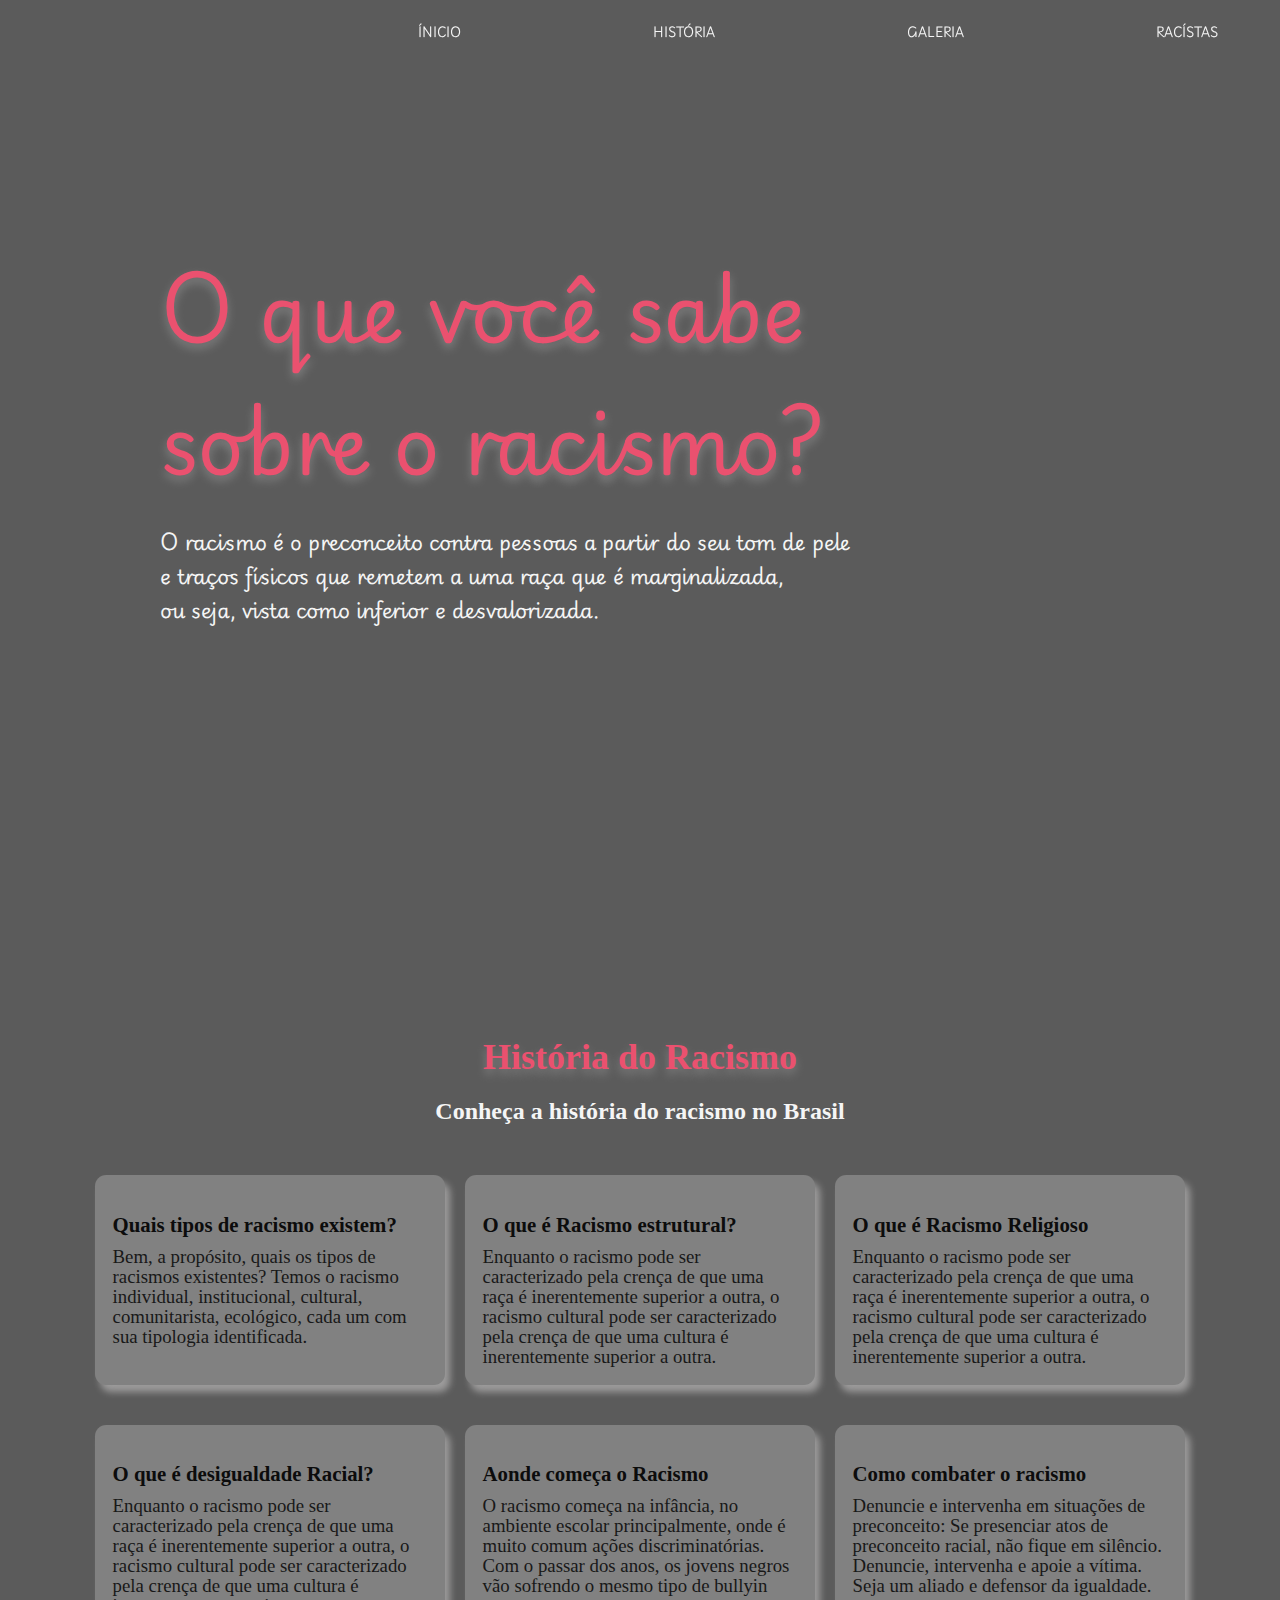
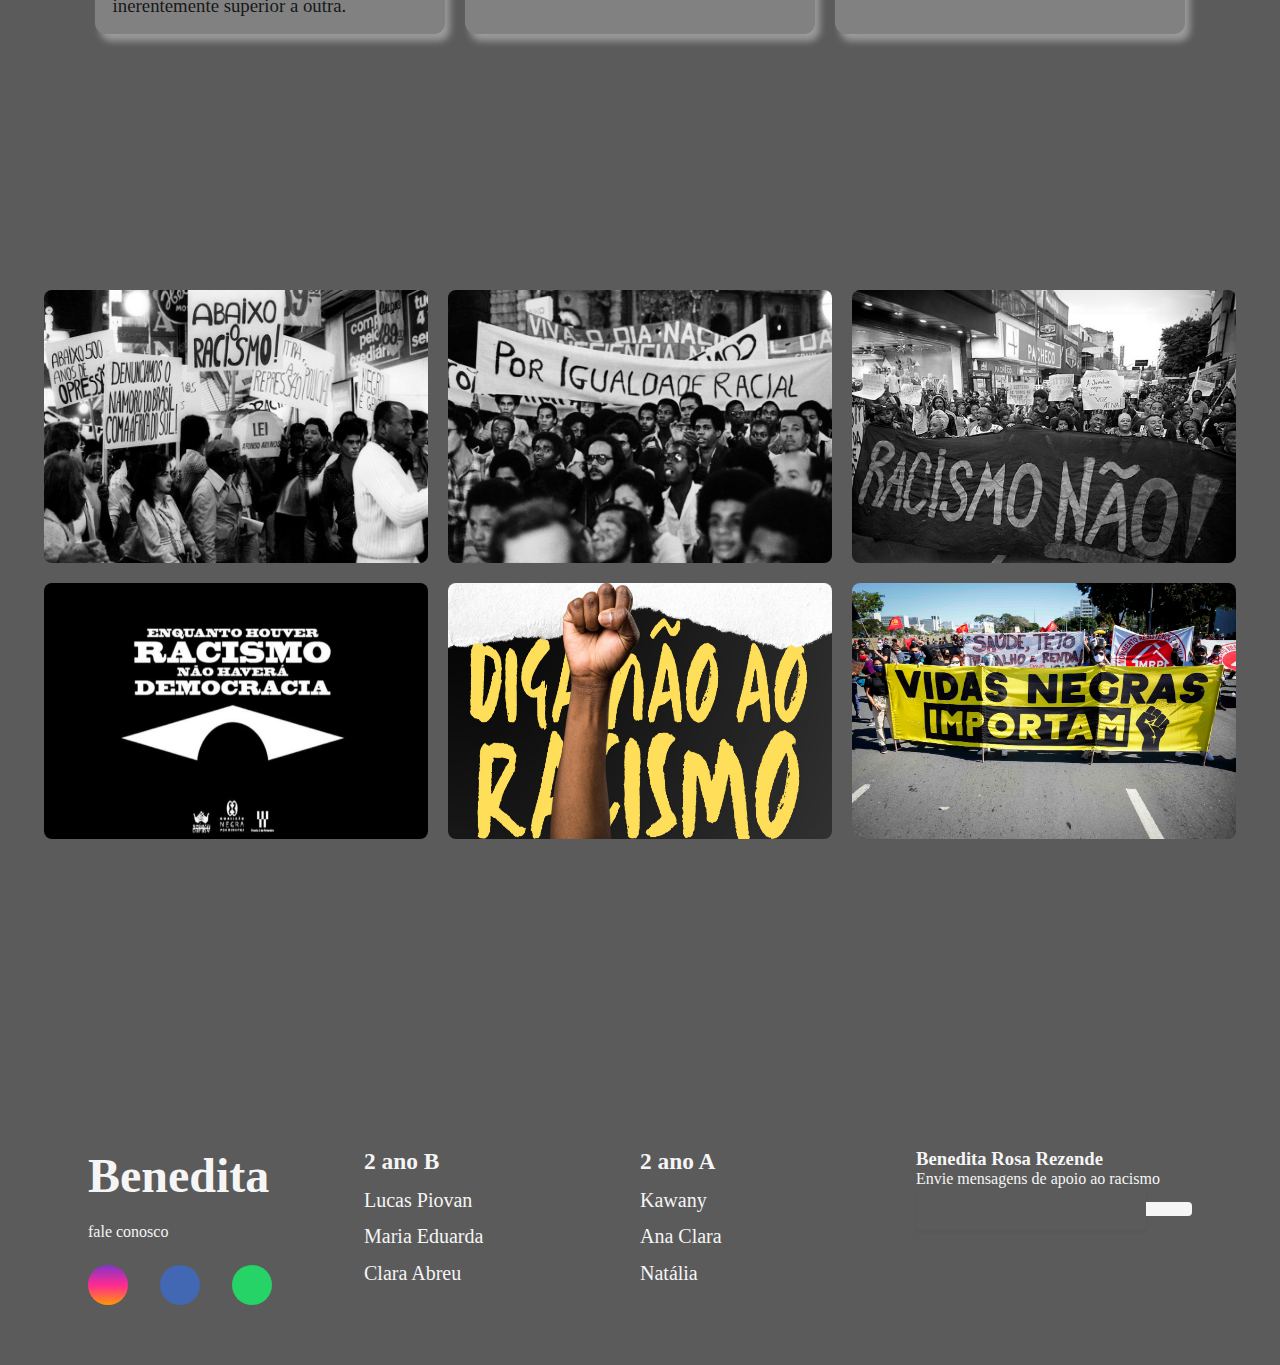
<file: index.html>
<!DOCTYPE html>
<html lang="pt-br">
<head>
    <meta charset="UTF-8">
    <meta name="viewport" content="width=device-width, initial-scale=1.0">
    <title>Cursos Online</title>
    <link rel="stylesheet" href="styles.css">
    <link rel="stylesheet" href="https://cdnjs.cloudflare.com/ajax/libs/font-awesome/6.6.0/css/all.min.css" integrity="sha512-Kc323vGBEqzTmouAECnVceyQqyqdsSiqLQISBL29aUW4U/M7pSPA/gEUZQqv1cwx4OnYxTxve5UMg5GT6L4JJg==" crossorigin="anonymous"referrerpolicy="no-referrer" >
</head>
<body>
        <!-- Páginas -->
<div id="pagina1" >
  <nav>
    <ul>
      <li><button id="botao1">Ínicio</button></li>
      <li><button id="botao2">história</button></li>
      <li><button id="botao3">Galeria</button></li>
      <li>
        <a href="https://galeriaderacistas.com.br/">
          <button>Racístas</button>
        </a>
      </li>
    </ul>
  </nav>
  <div class="text-inicial">
        <h1>O que você sabe <br> sobre o racismo?</h1>
        <h2>O racismo é o preconceito contra pessoas a partir do seu tom de pele <br> e traços físicos que remetem a uma raça que é marginalizada, <br> ou seja, vista como inferior e desvalorizada.</h2>
    </div>

</div>

<div id="pagina2" >
  <div class="card-container">
    <h1 class="titulo">História do Racismo</h1>
    <h2 class="subtitulo">Conheça a história do racismo no Brasil</h2>
    <div class="card-row">
      <div class="card">
        <div class="icon">
          <a href="https://www.youtube.com/watch?v=PuE0GtQrFTo">
            <i class="fa-solid fa-share-from-square" style="color: #000000;"></i>
          </a>
        </div>
        <div class="content">
            <span class="text-1">
              Quais tipos de racismo existem?
            </span>
          <p class="text-2">
            Bem, a propósito, quais os tipos de racismos existentes? Temos o racismo individual, institucional, cultural, comunitarista, ecológico, cada um com sua tipologia identificada. 
          </p>
        </div>
      </div>
      <div class="card">
        <div class="icon">
          <a href="https://www.youtube.com/watch?v=PD4Ew5DIGrU&t=3s">
            <i class="fa-solid fa-share-from-square" style="color: #000000;"></i>
          </a>
        </div>
        <div class="content">
            <span class="text-1">
              O que é Racismo estrutural?
            </span>
          <p class="text-2">
            Enquanto o racismo pode ser caracterizado pela crença de que uma raça é inerentemente superior a outra, o racismo cultural pode ser caracterizado pela crença de que uma cultura é inerentemente superior a outra. 
          </p>
        </div>
      </div>
      <div class="card">
        <div class="icon">
          <a href="https://www.youtube.com/watch?v=58qxWRuLGtQ">
            <i class="fa-solid fa-share-from-square" style="color: #000000;"></i>
          </a>
        </div>
        <div class="content">
            <span class="text-1">
              O que é Racismo Religioso
            </span>
          <p class="text-2">
            Enquanto o racismo pode ser caracterizado pela crença de que uma raça é inerentemente superior a outra, o racismo cultural pode ser caracterizado pela crença de que uma cultura é inerentemente superior a outra.
          </p>
        </div>
      </div>
    </div>
    <div class="card-row">
      <div class="card">
        <div class="icon">
          <a href="https://www.youtube.com/watch?v=ufbZkexu7E0">
            <i class="fa-solid fa-share-from-square" style="color: #000000;"></i>
          </a>
        </div>
        <div class="content">
            <span class="text-1">
              O que é desigualdade Racial?
            </span>
          <p class="text-2">
            Enquanto o racismo pode ser caracterizado pela crença de que uma raça é inerentemente superior a outra, o racismo cultural pode ser caracterizado pela crença de que uma cultura é inerentemente superior a outra.
          </p>
        </div>
      </div>
      <div class="card">
        <div class="icon">
          <a href="https://www.youtube.com/watch?v=4TakYUXo2AQ&t=107s">
            <i class="fa-solid fa-share-from-square" style="color: #000000;"></i>
          </a>
        </div>
        <div class="content">
            <span class="text-1">
              Aonde começa o Racismo
            </span>
          <p class="text-2">
            O racismo começa na infância, no ambiente escolar principalmente, onde é muito comum ações discriminatórias. Com o passar dos anos, os jovens negros vão sofrendo o mesmo tipo de bullyin
          </p>
        </div>
      </div>
      <div class="card">
        <div class="icon">
          <a href="https://www.youtube.com/watch?v=KvD_AGW3wtI">
            <i class="fa-solid fa-share-from-square" style="color: #000000;"></i>
          </a>
        </div>
        <div class="content">
            <span class="text-1">
              Como combater o racismo
            </span>
          <p class="text-2">
            Denuncie e intervenha em situações de preconceito: Se presenciar atos de preconceito racial, não fique em silêncio. Denuncie, intervenha e apoie a vítima. Seja um aliado e defensor da igualdade.
          </p>
        </div>
      </div>
    </div>
  </div>
</div>

<div id="pagina3" >
  <div class="gallery">
    <!-- Add 6 images to the gallery -->
    <img src="imagem_materia.jpg" alt="Image 1">
    <img src="5fbb7b68dc563.jpg" alt="Image 2">
    <img src="19-rac2.jpg" alt="Image 3">
    <img src="manifesto-racismo-750x410.jpg" alt="Image 4">
    <img src="13052024site.jpg" alt="Image 5">
    <img src="racismo.jpg" alt="Image 6">
  </div>
</div>

<div id="footer_contente">
  <div id="footer_contacts">
      <h1>Benedita</h1>
      <p>fale conosco</p>

      <div id="footer_social_media">
          <a href="#" class="footer-link" id="instagram">
              <i class="fa-brands fa-instagram"></i>
          </a>

          <a href="#" class="footer-link" id="facebook">
              <i class="fa-brands fa-facebook-f"></i>
          </a>

          <a href="#" class="footer-link" id="whatsapp">
              <i class="fa-brands fa-whatsapp"></i>
          </a>
      </div>
  </div>

  <ul class="footer-list">
      <li>
          <h3>2 ano B</h3>
      </li>
      <li>
          <a href="#" class="footer-link">Lucas Piovan</a>
      </li>
      <li>
          <a href="#" class="footer-link">Maria Eduarda</a>
      </li>
      <li>
          <a href="#" class="footer-link">Clara Abreu</a>
      </li>
  </ul>

  <ul class="footer-list">
      <li>
          <h3>2 ano A</h3>
      </li>
      <li>
          <a href="#" class="footer-link">Kawany</a>
      </li>
      <li>
          <a href="#" class="footer-link">Ana Clara</a>
      </li>
      <li>
          <a href="#" class="footer-link">Natália</a>
      </li>
  </ul>

  <div id="subscribe">
      <h3>Benedita Rosa Rezende</h3>

      <p>
          Envie mensagens de apoio ao racismo
      </p>

      <div id="input_group">
          <input type="email" id="email">
          <button>
              <i class="fa-regular fa-envelope"></i>
          </button>
      </div>
  </div>
</div>

          <script src="script.js"></script>

</body>
</html>
</file>
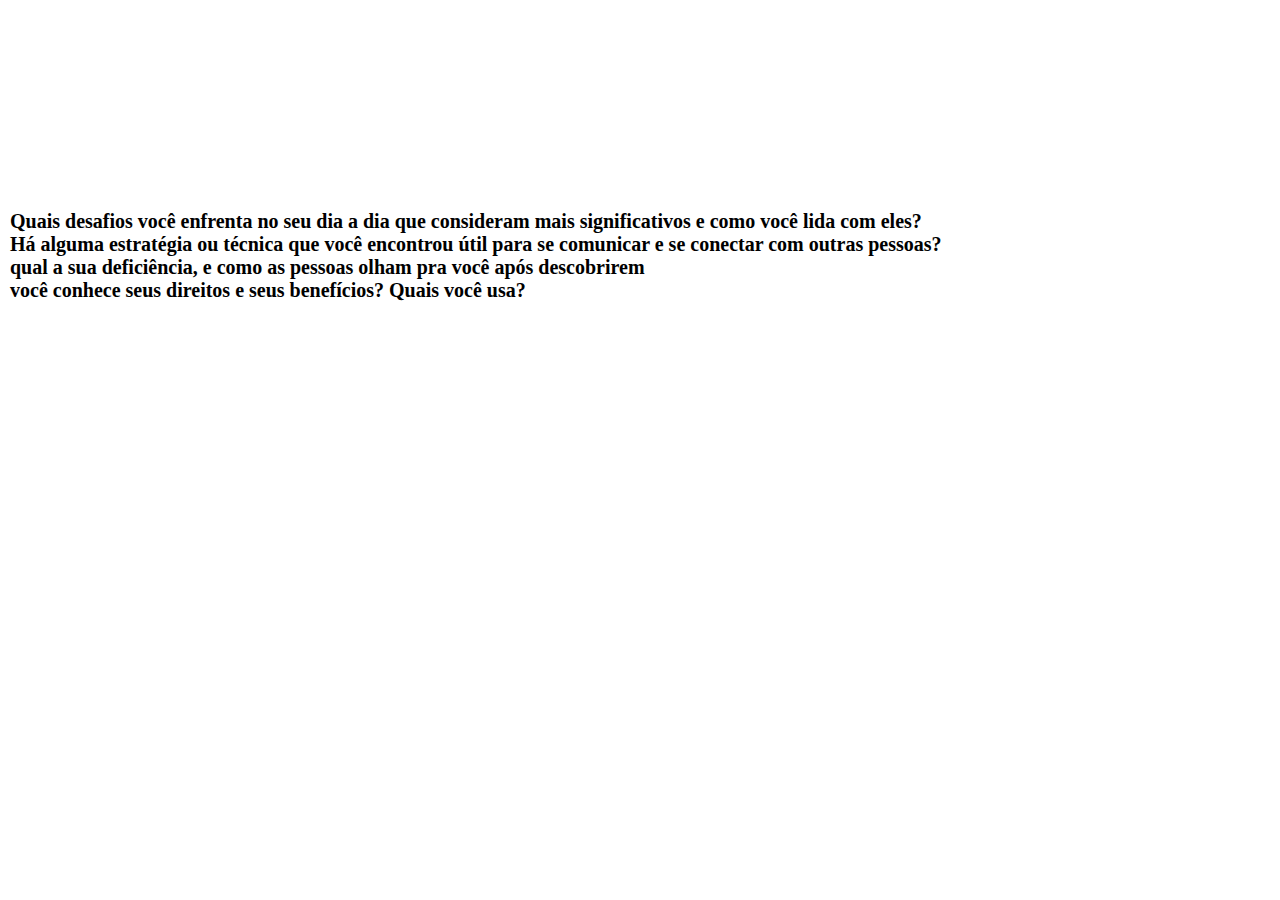
<file: membros.html>
<!DOCTYPE html>
<html lang="en">
<head>
  <meta charset="UTF-8">
  <meta http-equiv="X-UA-Compatible" content="IE=edge">
  <meta name="viewport" content="width=device-width, initial-scale=1.0">
  <link rel="stylesheet" href="style.css">
  <title>Document</title>
</head>
<body>
  <div class="entrevista">
    <div class="perguntas">
      <p>Quais desafios você enfrenta no seu dia a dia que consideram mais significativos e como você lida com eles?</p>
      <p>Há alguma estratégia ou técnica que você encontrou útil para se comunicar e se conectar com outras pessoas?</p>
      <p>qual a sua deficiência, e como as pessoas olham pra você após descobrirem</p>
      <p>você conhece seus direitos e seus benefícios? Quais você usa?</p>
    </div>
    <div class="resposta">
      <h1></h1>
      <h2></h2>
      <h3></h3>
    </div>
  </div>
</body>
</html>
</file>
<file: styles.css>
@import url('https://fonts.googleapis.com/css2?family=Playwrite+GB+S:ital,wght@0,100..400;1,100..400&display=swap');

*,
*:before,
*:after {
  box-sizing: border-box;
  margin: 0;
  padding: 0;
}

body { 
  background-color: #5b5b5b;
  height: 100%;
  width: 100%;
  margin: 0;
  scrollbar-width: none
}
::-webkit-scrollbar {
  display: none;
}

:root {
  --color-neutral-0: #0c0c0c;
  --color-neutral-10: #181818;
  --color-neutral-30: #818181;
  --color-neutral-40: #f5f5f5;
  --color-neutral-50: #ea516f;
}

nav {
  position: fixed;
  top: 20px;
  left: 50%;
  transform: translateX(-50%);
  width: 50%;
  background-color: transparent;
  border-radius: 10px;
  padding: 2px;
}

nav ul {
  display: flex;
  justify-content: space-between;
  padding: 0;
  margin: 0;
}

nav li {
  display: flex;
  justify-content: center;
  align-items: center;
  margin-left: 6em;
  margin-right: 6em;
}

nav ul li ul {
  display: none; 
  position: absolute; 
  top: 100%; 
  transform: translateX(-50%); 
  background-color: var(--color-neutral-40); 
}

nav ul li:hover ul {
  display: block; 
}

nav ul li button {
  font-size: 12px;
  text-decoration: none;
  font-family: "Playwrite GB S", cursive;
  color: var(--color-neutral-40);
  font-weight: 700;
  transition: all 300ms ease-in-out;
}

nav ul li button:hover {
  color: var(--color-neutral-50);
  border-bottom: 1px solid var(--color-neutral-50);
}

button {
  font-size: 14px;
  background: transparent;
  border: none;
  color: var(--color-neutral-40);
  text-transform: uppercase;
  position: relative;
  transition: color 0.5s ease;
  cursor: pointer;
  transition: all 300ms ease-in-out;
}

button:hover {
  color: var(--color-neutral-50);
}

.text-inicial {
  justify-content: left;
  text-align: left;
  color: var(--color-neutral-50);
  margin-left: 10em;
  font-family: "Playwrite GB S", cursive;
}

.text-inicial h1 {
  color: var(--color-neutral-50);
  font-size: 5em;
  margin-top: 3em;
  text-shadow: 0px 5px 10px #818181;
}

.text-inicial h2 {
  color: var(--color-neutral-40);
}

h1, h2 {
  margin-bottom: 20px;
}

h1 {
  font-size: 3em;
}

h2 {
  font-size: 1.25em;
}

#pagina1, #pagina2, #pagina3 {
  height: 100vh;
  overflow-y: auto; 
  scroll-behavior: smooth;
}

.titulo {
  font-size: 36px;
  font-weight: bold;
  text-align: center;
  margin-bottom: 20px;
  color: var(--color-neutral-50);
  text-shadow: 0px 5px 10px #818181;
}

.subtitulo {
  font-size: 24px;
  text-align: center;
  margin-bottom: 40px;
  color: var(--color-neutral-40);
}

.card-container {
  display: flex;
  flex-direction: column;
  align-items: center;
  justify-content: center;
  height: 100vh;
}

.card-row {
  display: flex;
  justify-content: center;
  margin-bottom: 20px
}

.card  {
  max-width: 350px;
  border-radius: 0.7rem;
  background: #818181;
  box-shadow: 5px 7px 7px #9c9b9b;
  margin: 10px;
}

.card a {
  text-decoration: none
}

.content {
  padding: 1.1rem;
}

.text-1 {
  color: var(--color-neutral-0);
  font-size: 1.300rem;
  line-height: 1.75rem;
  font-weight: bold;
}

.text-2 {
  margin-top: 0.5rem;
  color: var(--color-neutral-10);
  font-size: 1.175rem;
  line-height: 1.25rem;
}

.icon {
  margin: 15px;
  margin-left: 15px;
  margin-top: 18px;
  font-size: 30px;
}

.gallery {
  display: flex;
  flex-wrap: wrap;
  justify-content: center;
  margin-top: 5em;
}

.gallery img {
  width: 30%;
  margin: 10px;
  border-radius: 8px;
}

footer {
  width: 100%;
  color: var(--color-neutral-40);
}

.footer-link {
  text-decoration: none;
}

#footer_contente {
  background-color: transparent;
  display: grid;
  grid-template-columns: repeat(4, 1fr);
  padding: 3rem 5.5rem;
}

#footer_contacts {
  margin-bottom: 0.75rem;
  color: var(--color-neutral-40);
}

#footer_social_media {
  display: flex;
  gap: 2rem;
  margin-top: 1.5rem;
}

#footer_social_media .footer-link {
  display: flex;
  align-items: center;
  justify-content: center;
  height: 2.5rem;
  width: 2.5rem;
  color: var(--color-neutral-40);
  border-radius: 50%;
  transition: all 0.4s;
}

#footer_social_media .footer-link i {
  font-size: 1.25rem;
}

#footer_social_media .footer-link:hover {
  opacity: 0.8;
}

#instagram {
  background: linear-gradient(#7f37c9, #ff2992, #ff9807);
}

#facebook {
  background-color: #4267b3;
}

#whatsapp {
  background-color: #25d366;
}

.footer-list {
  display: flex;
  flex-direction: column;
  gap: 0.85rem;
  list-style: none;
  color: var(--color-neutral-40);
  font-size: 20px;
}

.footer-list .footer-link {
  color: var(--color-neutral-40);
  transition: all 0.4s;
}

.footer-list .footer-link:hover {
  color: var(--color-neutral-50);
}

#footer_subscribe {
  display: flex;
  flex-direction: column;
  gap: 1.5rem;
}

#subscribe {
  color: var(--color-neutral-40);
}

#footer_subscribe p {
  color: var(--color-neutral-40);
}

#input_group {
  display: flex;
  align-items: center;
  background-color: 4px;
  border-radius: 4px;
}

#input_group input {
  all: unset;
  padding: 0.75rem;
  width: 100%;
  box-shadow: 0 2px 3px 0 rgba(0, 0, 0, 0.05);
  cursor: pointer;
}

#input_group button {
  background-color: var(--color-neutral-40);
  border: none;
  color: var(--color-neutral-0);
  padding: 7px 1.45rem;
  font-size: 1.525rem;
  height: 100%;
  border-radius: 0px 4px 4px 0px;
  cursor: pointer;
  transition: all 0.4s;
}

#input_group button:hover {
  opacity: 0.8;

}

@media screen and (max-width: 728px) {
  #footer_contente {
      grid-template-columns: repeat(2, 1fr);
      gap: 2rem;
  }
}

@media screen and (max-width: 728px) {
  #footer_contente {
      grid-template-columns: repeat(1, 1fr);
      padding: 3rem 2rem;
  }
}
</file>
<file: style.css>
*,
*:before,
*:after {
  box-sizing: border-box;
  margin: 0;
  padding: 0;
  background: white;
}

.perguntas {
  text-align: left;
  justify-content: left;
  font-weight: bold;
  font-size: 20px;
  margin-top: 10em;
  padding: 10px;
  gap: 30px;
}
</file>
